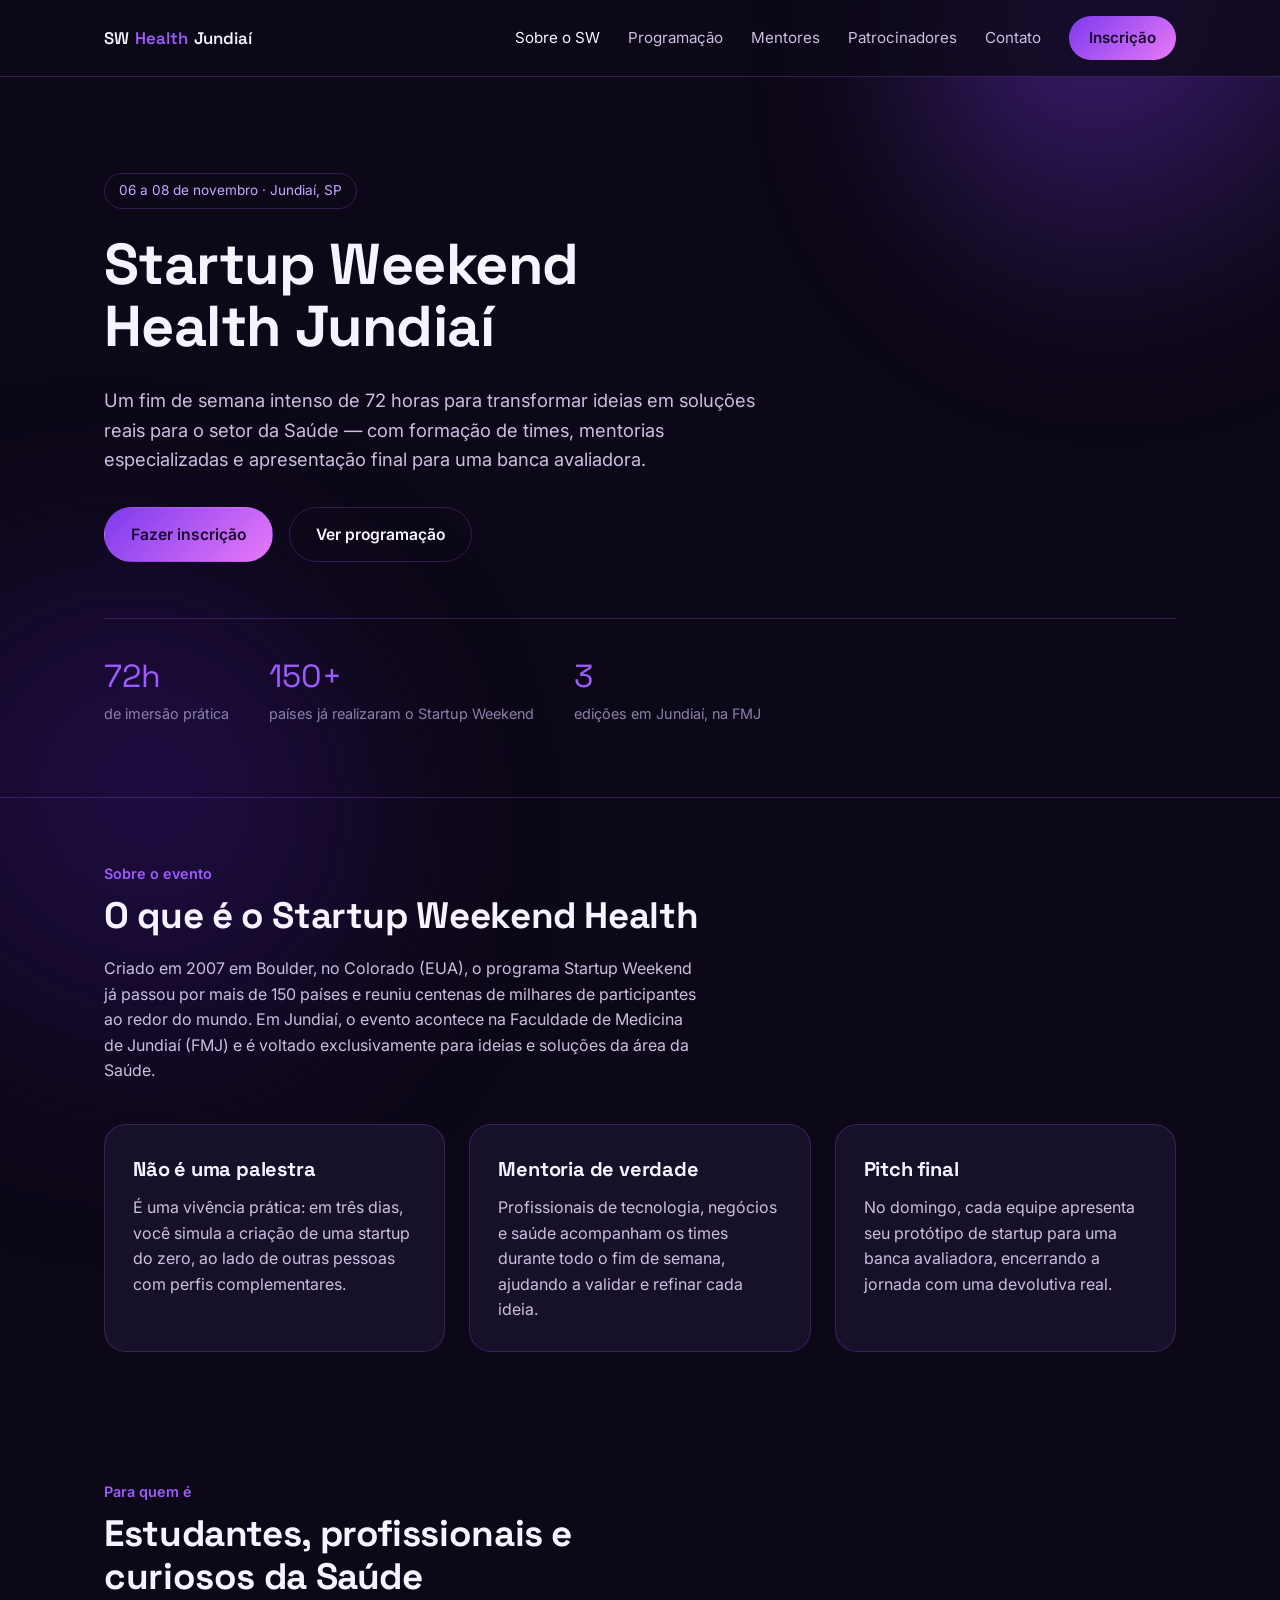
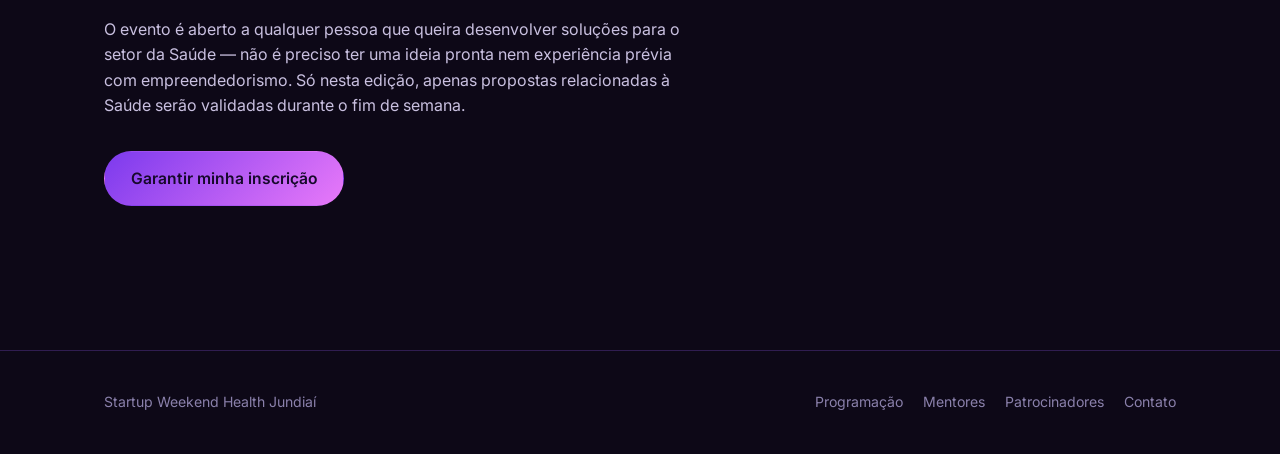
<file: index.html>
<!DOCTYPE html>
<html lang="pt-BR">
<head>
  <meta charset="UTF-8" />
  <meta name="viewport" content="width=device-width, initial-scale=1.0" />
  <title>Startup Weekend Health Jundiaí</title>
  <meta name="description" content="Startup Weekend Health Jundiaí — 54 horas para transformar ideias em soluções reais para a área da Saúde." />
  <link rel="preconnect" href="https://fonts.googleapis.com" />
  <link href="https://fonts.googleapis.com/css2?family=Space+Grotesk:wght@500;600;700&family=Inter:wght@400;500;600&display=swap" rel="stylesheet" />
  <link rel="stylesheet" href="style.css" />
</head>
<body>

  <header class="site-header">
    <nav class="nav">
      <a class="brand" href="index.html">SW <span>Health</span> Jundiaí</a>

      <button class="nav-toggle" aria-label="Abrir menu" aria-expanded="false">☰</button>

      <div class="nav-links">
        <a href="index.html" class="active">Sobre o SW</a>
        <a href="programacao.html">Programação</a>
        <a href="mentores.html">Mentores</a>
        <a href="patrocinadores.html">Patrocinadores</a>
        <a href="contato.html">Contato</a>
        <a class="nav-cta" href="https://www.sympla.com.br/evento/startup-weekend-jundiai-2026/3576381*" target="_blank" rel="noopener">Inscrição</a>
      </div>
    </nav>
  </header>

  <main>
    <section class="hero">
      <div class="container">
        <span class="eyebrow-line">06 a 08 de novembro · Jundiaí, SP</span>
        <h1>Startup Weekend<br />Health Jundiaí</h1>
        <p class="lead">
          Um fim de semana intenso de 72 horas para transformar ideias em soluções reais
          para o setor da Saúde — com formação de times, mentorias especializadas e
          apresentação final para uma banca avaliadora.
        </p>

        <div class="hero-actions">
          <a class="btn btn-primary" href="https://www.sympla.com.br/evento/startup-weekend-jundiai-2026/3576381*" target="_blank" rel="noopener">Fazer inscrição</a>
          <a class="btn btn-outline" href="programacao.html">Ver programação</a>
        </div>

        <div class="hero-stats">
          <div class="stat">
            <div class="num">72h</div>
            <div class="label">de imersão prática</div>
          </div>
          <div class="stat">
            <div class="num">150+</div>
            <div class="label">países já realizaram o Startup Weekend</div>
          </div>
          <div class="stat">
            <div class="num">3</div>
            <div class="label">edições em Jundiaí, na FMJ</div>
          </div>
        </div>
      </div>
    </section>

    <hr class="divider" />

    <section id="sobre">
      <div class="container">
        <div class="section-head">
          <span class="kicker">Sobre o evento</span>
          <h2>O que é o Startup Weekend Health</h2>
          <p>
            Criado em 2007 em Boulder, no Colorado (EUA), o programa Startup Weekend já
            passou por mais de 150 países e reuniu centenas de milhares de participantes
            ao redor do mundo. Em Jundiaí, o evento acontece na Faculdade de Medicina de
            Jundiaí (FMJ) e é voltado exclusivamente para ideias e soluções da área da Saúde.
          </p>
        </div>

        <div class="card-grid">
          <div class="card">
            <h3>Não é uma palestra</h3>
            <p>É uma vivência prática: em três dias, você simula a criação de uma startup do zero, ao lado de outras pessoas com perfis complementares.</p>
          </div>
          <div class="card">
            <h3>Mentoria de verdade</h3>
            <p>Profissionais de tecnologia, negócios e saúde acompanham os times durante todo o fim de semana, ajudando a validar e refinar cada ideia.</p>
          </div>
          <div class="card">
            <h3>Pitch final</h3>
            <p>No domingo, cada equipe apresenta seu protótipo de startup para uma banca avaliadora, encerrando a jornada com uma devolutiva real.</p>
          </div>
        </div>
      </div>
    </section>

    <section id="para-quem">
      <div class="container">
        <div class="section-head">
          <span class="kicker">Para quem é</span>
          <h2>Estudantes, profissionais e curiosos da Saúde</h2>
          <p>
            O evento é aberto a qualquer pessoa que queira desenvolver soluções para o setor
            da Saúde — não é preciso ter uma ideia pronta nem experiência prévia com
            empreendedorismo. Só nesta edição, apenas propostas relacionadas à Saúde serão
            validadas durante o fim de semana.
          </p>
          <div class="hero-actions">
            <a class="btn btn-primary" href="https://www.sympla.com.br/evento/startup-weekend-jundiai-2026/3576381*" target="_blank" rel="noopener">Garantir minha inscrição</a>
          </div>
        </div>
      </div>
    </section>
  </main>

  <footer class="site-footer">
    <div class="container footer-inner">
      <p>Startup Weekend Health Jundiaí</p>
      <div class="footer-links">
        <a href="programacao.html">Programação</a>
        <a href="mentores.html">Mentores</a>
        <a href="patrocinadores.html">Patrocinadores</a>
        <a href="contato.html">Contato</a>
      </div>
    </div>
  </footer>

  <script src="script.js"></script>
</body>
</html>
</file>
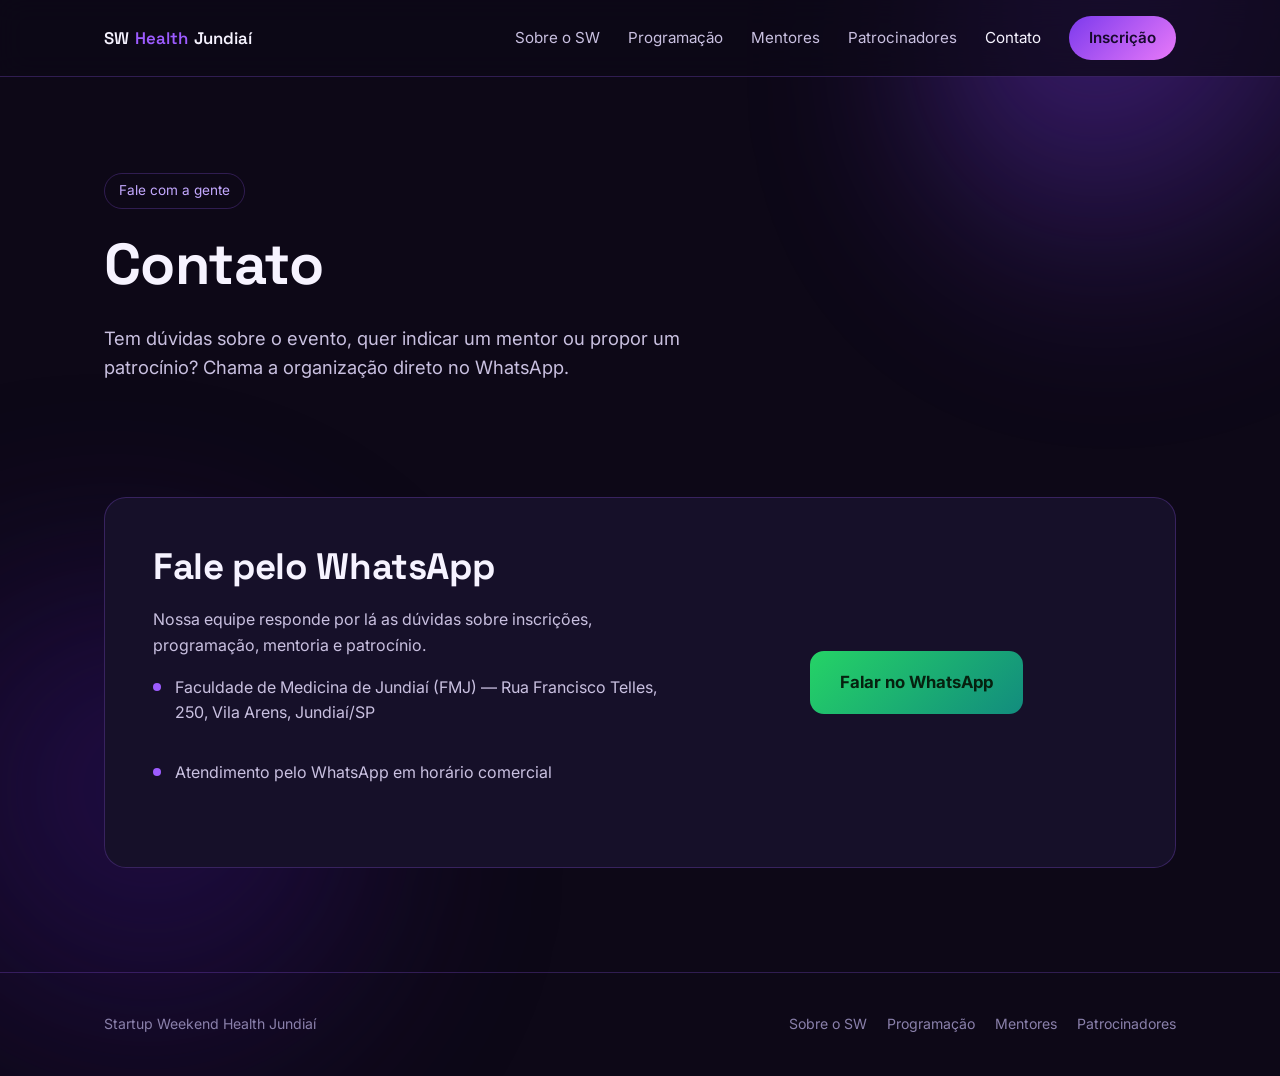
<file: contato.html>
<!DOCTYPE html>
<html lang="pt-BR">
<head>
  <meta charset="UTF-8" />
  <meta name="viewport" content="width=device-width, initial-scale=1.0" />
  <title>Contato — Startup Weekend Health Jundiaí</title>
  <meta name="description" content="Fale com a organização do Startup Weekend Health Jundiaí pelo WhatsApp." />
  <link rel="preconnect" href="https://fonts.googleapis.com" />
  <link href="https://fonts.googleapis.com/css2?family=Space+Grotesk:wght@500;600;700&family=Inter:wght@400;500;600&display=swap" rel="stylesheet" />
  <link rel="stylesheet" href="style.css" />
</head>
<body>

  <header class="site-header">
    <nav class="nav">
      <a class="brand" href="index.html">SW <span>Health</span> Jundiaí</a>

      <button class="nav-toggle" aria-label="Abrir menu" aria-expanded="false">☰</button>

      <div class="nav-links">
        <a href="index.html">Sobre o SW</a>
        <a href="programacao.html">Programação</a>
        <a href="mentores.html">Mentores</a>
        <a href="patrocinadores.html">Patrocinadores</a>
        <a href="contato.html" class="active">Contato</a>
        <a class="nav-cta" href="https://www.sympla.com.br/evento/startup-weekend-jundiai-2026/3576381*" target="_blank" rel="noopener">Inscrição</a>
      </div>
    </nav>
  </header>

  <main>
    <section class="hero" style="padding-bottom: 32px;">
      <div class="container">
        <span class="eyebrow-line">Fale com a gente</span>
        <h1>Contato</h1>
        <p class="lead">
          Tem dúvidas sobre o evento, quer indicar um mentor ou propor um patrocínio?
          Chama a organização direto no WhatsApp.
        </p>
      </div>
    </section>

    <section>
      <div class="container">
        <div class="contact-panel">
          <div>
            <h2>Fale pelo WhatsApp</h2>
            <p>
              Nossa equipe responde por lá as dúvidas sobre inscrições, programação,
              mentoria e patrocínio.
            </p>

            <div class="contact-detail">
              <span class="dot"></span>
              <p>Faculdade de Medicina de Jundiaí (FMJ) — Rua Francisco Telles, 250, Vila Arens, Jundiaí/SP</p>
            </div>
            <div class="contact-detail">
              <span class="dot"></span>
              <p>Atendimento pelo WhatsApp em horário comercial</p>
            </div>
          </div>

          <div style="text-align: center;">
            <a class="whatsapp-btn" href="https://wa.me/5511968279077" target="_blank" rel="noopener">
              Falar no WhatsApp
            </a>
          </div>
        </div>
      </div>
    </section>
  </main>

  <footer class="site-footer">
    <div class="container footer-inner">
      <p>Startup Weekend Health Jundiaí</p>
      <div class="footer-links">
        <a href="index.html">Sobre o SW</a>
        <a href="programacao.html">Programação</a>
        <a href="mentores.html">Mentores</a>
        <a href="patrocinadores.html">Patrocinadores</a>
      </div>
    </div>
  </footer>

  <script src="script.js"></script>
</body>
</html>
</file>
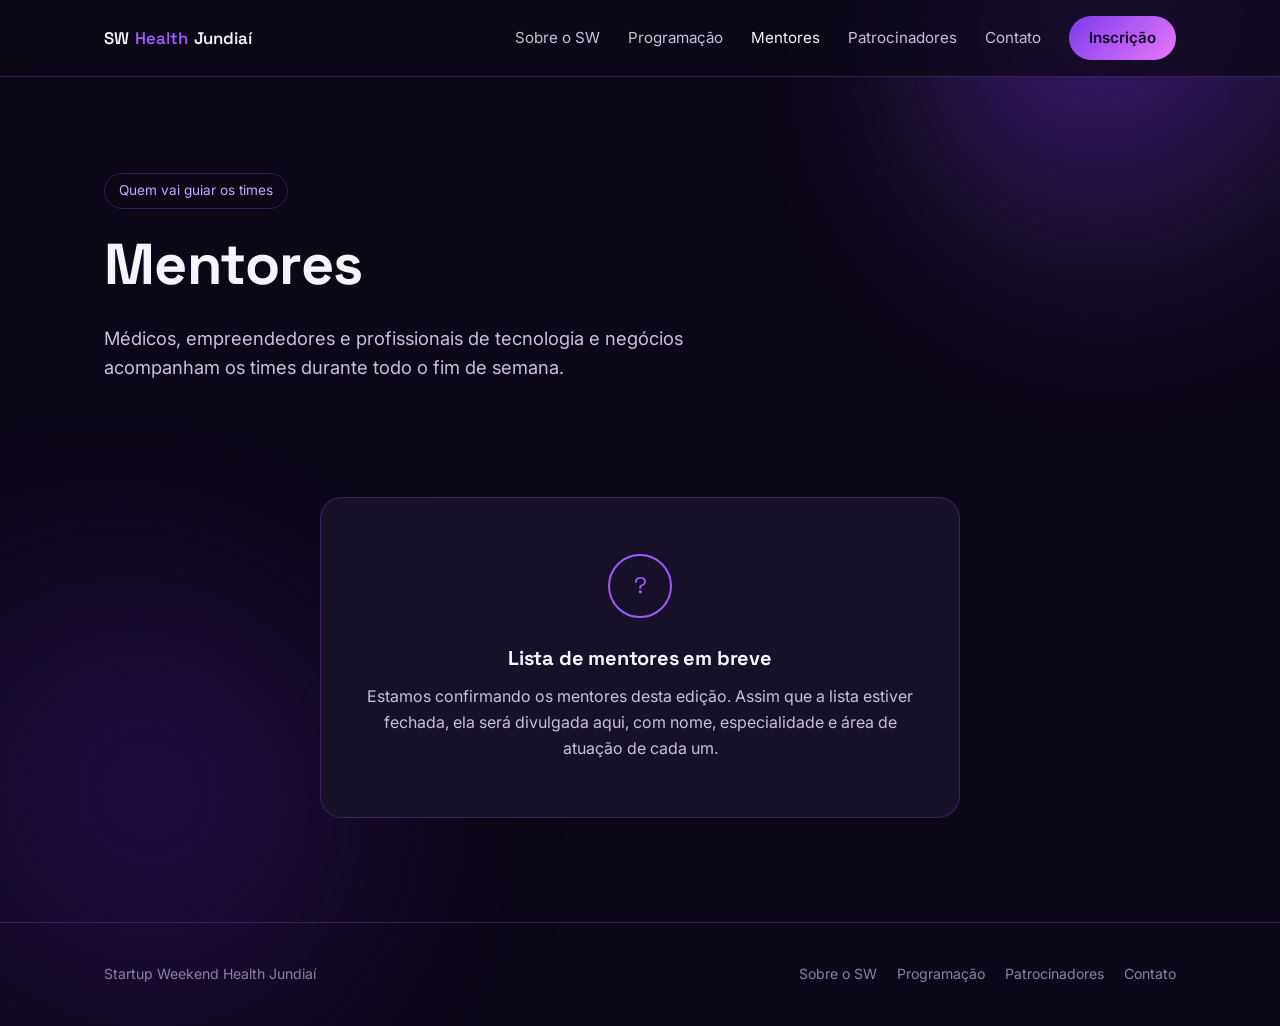
<file: mentores.html>
<!DOCTYPE html>
<html lang="pt-BR">
<head>
  <meta charset="UTF-8" />
  <meta name="viewport" content="width=device-width, initial-scale=1.0" />
  <title>Mentores — Startup Weekend Health Jundiaí</title>
  <meta name="description" content="Conheça os mentores do Startup Weekend Health Jundiaí." />
  <link rel="preconnect" href="https://fonts.googleapis.com" />
  <link href="https://fonts.googleapis.com/css2?family=Space+Grotesk:wght@500;600;700&family=Inter:wght@400;500;600&display=swap" rel="stylesheet" />
  <link rel="stylesheet" href="style.css" />
</head>
<body>

  <header class="site-header">
    <nav class="nav">
      <a class="brand" href="index.html">SW <span>Health</span> Jundiaí</a>

      <button class="nav-toggle" aria-label="Abrir menu" aria-expanded="false">☰</button>

      <div class="nav-links">
        <a href="index.html">Sobre o SW</a>
        <a href="programacao.html">Programação</a>
        <a href="mentores.html" class="active">Mentores</a>
        <a href="patrocinadores.html">Patrocinadores</a>
        <a href="contato.html">Contato</a>
        <a class="nav-cta" href="https://www.sympla.com.br/evento/startup-weekend-jundiai-2026/3576381*" target="_blank" rel="noopener">Inscrição</a>
      </div>
    </nav>
  </header>

  <main>
    <section class="hero" style="padding-bottom: 32px;">
      <div class="container">
        <span class="eyebrow-line">Quem vai guiar os times</span>
        <h1>Mentores</h1>
        <p class="lead">
          Médicos, empreendedores e profissionais de tecnologia e negócios acompanham os
          times durante todo o fim de semana.
        </p>
      </div>
    </section>

    <section>
      <div class="container">
        <div class="placeholder-panel">
          <div class="icon-ring">?</div>
          <h3>Lista de mentores em breve</h3>
          <p>
            Estamos confirmando os mentores desta edição. Assim que a lista estiver
            fechada, ela será divulgada aqui, com nome, especialidade e área de atuação
            de cada um.
          </p>
        </div>
      </div>
    </section>
  </main>

  <footer class="site-footer">
    <div class="container footer-inner">
      <p>Startup Weekend Health Jundiaí</p>
      <div class="footer-links">
        <a href="index.html">Sobre o SW</a>
        <a href="programacao.html">Programação</a>
        <a href="patrocinadores.html">Patrocinadores</a>
        <a href="contato.html">Contato</a>
      </div>
    </div>
  </footer>

  <script src="script.js"></script>
</body>
</html>
</file>
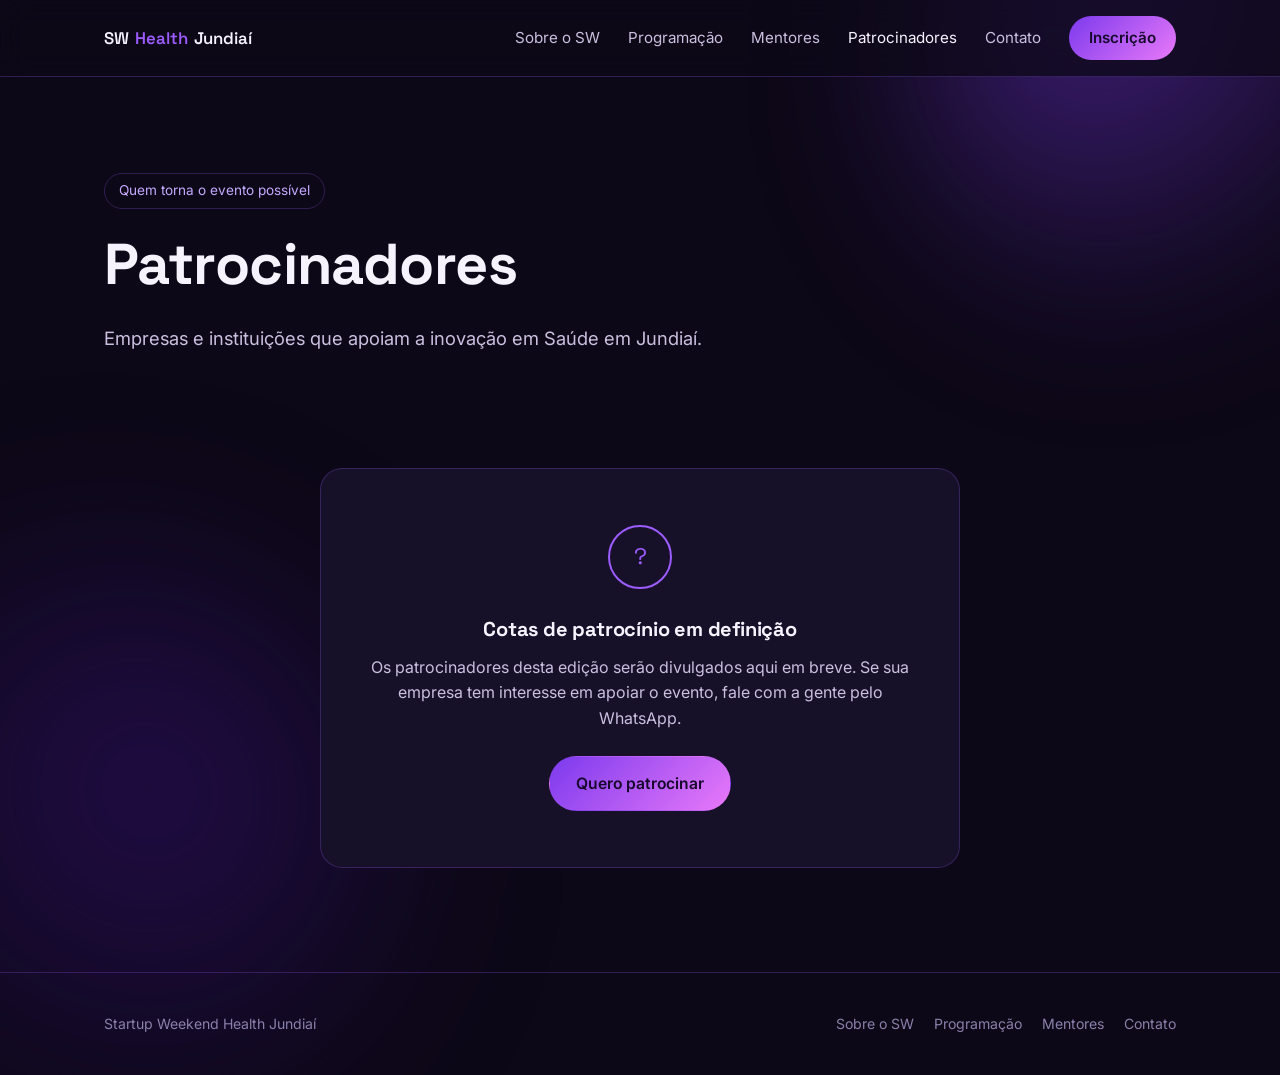
<file: patrocinadores.html>
<!DOCTYPE html>
<html lang="pt-BR">
<head>
  <meta charset="UTF-8" />
  <meta name="viewport" content="width=device-width, initial-scale=1.0" />
  <title>Patrocinadores — Startup Weekend Health Jundiaí</title>
  <meta name="description" content="Patrocinadores do Startup Weekend Health Jundiaí." />
  <link rel="preconnect" href="https://fonts.googleapis.com" />
  <link href="https://fonts.googleapis.com/css2?family=Space+Grotesk:wght@500;600;700&family=Inter:wght@400;500;600&display=swap" rel="stylesheet" />
  <link rel="stylesheet" href="style.css" />
</head>
<body>

  <header class="site-header">
    <nav class="nav">
      <a class="brand" href="index.html">SW <span>Health</span> Jundiaí</a>

      <button class="nav-toggle" aria-label="Abrir menu" aria-expanded="false">☰</button>

      <div class="nav-links">
        <a href="index.html">Sobre o SW</a>
        <a href="programacao.html">Programação</a>
        <a href="mentores.html">Mentores</a>
        <a href="patrocinadores.html" class="active">Patrocinadores</a>
        <a href="contato.html">Contato</a>
        <a class="nav-cta" href="https://www.sympla.com.br/evento/startup-weekend-jundiai-2026/3576381*" target="_blank" rel="noopener">Inscrição</a>
      </div>
    </nav>
  </header>

  <main>
    <section class="hero" style="padding-bottom: 32px;">
      <div class="container">
        <span class="eyebrow-line">Quem torna o evento possível</span>
        <h1>Patrocinadores</h1>
        <p class="lead">
          Empresas e instituições que apoiam a inovação em Saúde em Jundiaí.
        </p>
      </div>
    </section>

    <section>
      <div class="container">
        <div class="placeholder-panel">
          <div class="icon-ring">?</div>
          <h3>Cotas de patrocínio em definição</h3>
          <p>
            Os patrocinadores desta edição serão divulgados aqui em breve. Se sua empresa
            tem interesse em apoiar o evento, fale com a gente pelo WhatsApp.
          </p>
          <div class="hero-actions" style="justify-content: center; margin-top: 24px;">
            <a class="btn btn-primary" href="contato.html">Quero patrocinar</a>
          </div>
        </div>
      </div>
    </section>
  </main>

  <footer class="site-footer">
    <div class="container footer-inner">
      <p>Startup Weekend Health Jundiaí</p>
      <div class="footer-links">
        <a href="index.html">Sobre o SW</a>
        <a href="programacao.html">Programação</a>
        <a href="mentores.html">Mentores</a>
        <a href="contato.html">Contato</a>
      </div>
    </div>
  </footer>

  <script src="script.js"></script>
</body>
</html>
</file>
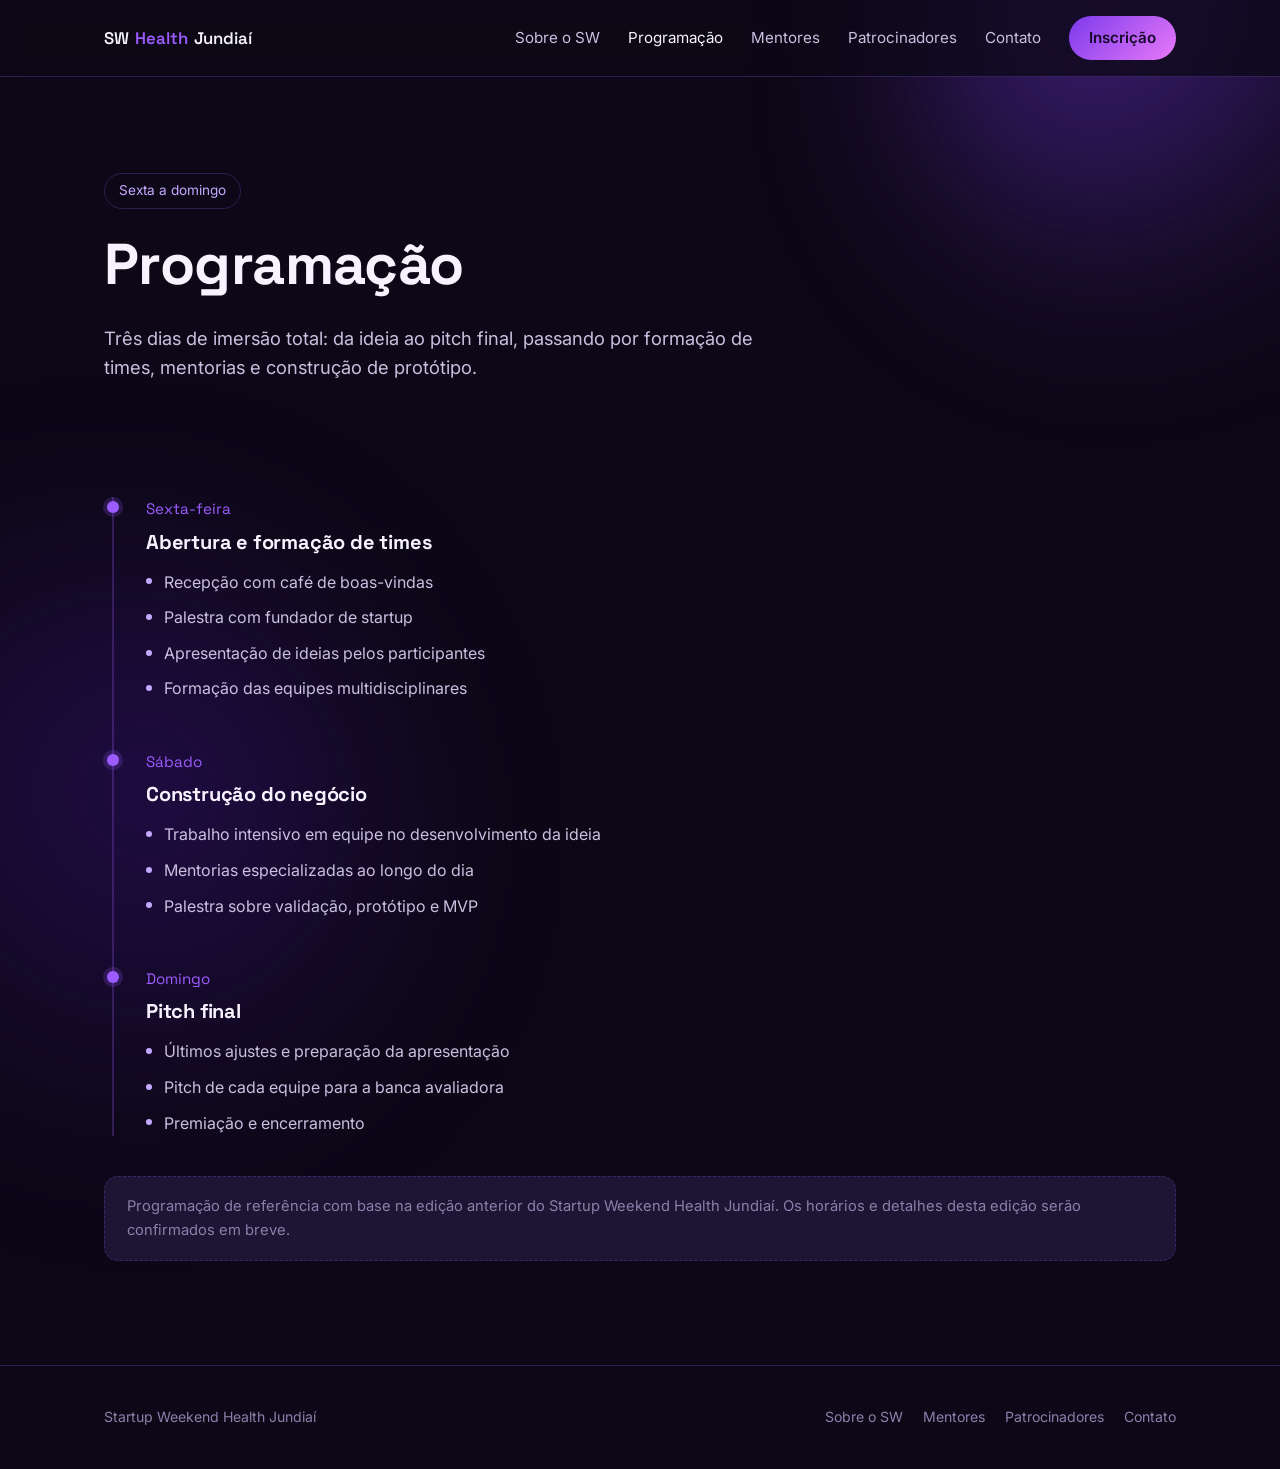
<file: programacao.html>
<!DOCTYPE html>
<html lang="pt-BR">
<head>
  <meta charset="UTF-8" />
  <meta name="viewport" content="width=device-width, initial-scale=1.0" />
  <title>Programação — Startup Weekend Health Jundiaí</title>
  <meta name="description" content="Confira a programação do Startup Weekend Health Jundiaí." />
  <link rel="preconnect" href="https://fonts.googleapis.com" />
  <link href="https://fonts.googleapis.com/css2?family=Space+Grotesk:wght@500;600;700&family=Inter:wght@400;500;600&display=swap" rel="stylesheet" />
  <link rel="stylesheet" href="style.css" />
</head>
<body>

  <header class="site-header">
    <nav class="nav">
      <a class="brand" href="index.html">SW <span>Health</span> Jundiaí</a>

      <button class="nav-toggle" aria-label="Abrir menu" aria-expanded="false">☰</button>

      <div class="nav-links">
        <a href="index.html">Sobre o SW</a>
        <a href="programacao.html" class="active">Programação</a>
        <a href="mentores.html">Mentores</a>
        <a href="patrocinadores.html">Patrocinadores</a>
        <a href="contato.html">Contato</a>
        <a class="nav-cta" href="https://www.sympla.com.br/evento/startup-weekend-jundiai-2026/3576381*" target="_blank" rel="noopener">Inscrição</a>
      </div>
    </nav>
  </header>

  <main>
    <section class="hero" style="padding-bottom: 32px;">
      <div class="container">
        <span class="eyebrow-line">Sexta a domingo</span>
        <h1>Programação</h1>
        <p class="lead">
          Três dias de imersão total: da ideia ao pitch final, passando por formação de
          times, mentorias e construção de protótipo.
        </p>
      </div>
    </section>

    <section>
      <div class="container">
        <div class="timeline">
          <div class="timeline-day">
            <div class="day-name">Sexta-feira</div>
            <h3>Abertura e formação de times</h3>
            <ul class="timeline-list">
              <li>Recepção com café de boas-vindas</li>
              <li>Palestra com fundador de startup</li>
              <li>Apresentação de ideias pelos participantes</li>
              <li>Formação das equipes multidisciplinares</li>
            </ul>
          </div>

          <div class="timeline-day">
            <div class="day-name">Sábado</div>
            <h3>Construção do negócio</h3>
            <ul class="timeline-list">
              <li>Trabalho intensivo em equipe no desenvolvimento da ideia</li>
              <li>Mentorias especializadas ao longo do dia</li>
              <li>Palestra sobre validação, protótipo e MVP</li>
            </ul>
          </div>

          <div class="timeline-day">
            <div class="day-name">Domingo</div>
            <h3>Pitch final</h3>
            <ul class="timeline-list">
              <li>Últimos ajustes e preparação da apresentação</li>
              <li>Pitch de cada equipe para a banca avaliadora</li>
              <li>Premiação e encerramento</li>
            </ul>
          </div>
        </div>

        <div class="note-box">
          Programação de referência com base na edição anterior do Startup Weekend Health
          Jundiaí. Os horários e detalhes desta edição serão confirmados em breve.
        </div>
      </div>
    </section>
  </main>

  <footer class="site-footer">
    <div class="container footer-inner">
      <p>Startup Weekend Health Jundiaí</p>
      <div class="footer-links">
        <a href="index.html">Sobre o SW</a>
        <a href="mentores.html">Mentores</a>
        <a href="patrocinadores.html">Patrocinadores</a>
        <a href="contato.html">Contato</a>
      </div>
    </div>
  </footer>

  <script src="script.js"></script>
</body>
</html>
</file>
<file: style.css>
/* ===================================================================
   Startup Weekend Health Jundiaí — folha de estilos compartilhada
   =================================================================== */

:root {
  --bg-deep: #0d0817;
  --bg-panel: #161029;
  --bg-panel-soft: #1c1533;
  --purple-900: #2e1065;
  --purple-700: #4c1d95;
  --purple-500: #7c3aed;
  --purple-400: #9d5cff;
  --lilac-300: #c4a9ff;
  --pink-accent: #e879f9;
  --text-hi: #f6f3ff;
  --text-mid: #c9c0e0;
  --text-low: #8a80ab;
  --border-soft: rgba(157, 92, 255, 0.25);

  --font-display: "Space Grotesk", "Segoe UI", sans-serif;
  --font-body: "Inter", "Segoe UI", sans-serif;

  --radius-lg: 22px;
  --radius-md: 14px;
  --radius-sm: 8px;

  --max-width: 1120px;
}

* {
  box-sizing: border-box;
}

html {
  scroll-behavior: smooth;
}

body {
  margin: 0;
  background: var(--bg-deep);
  color: var(--text-hi);
  font-family: var(--font-body);
  line-height: 1.6;
  -webkit-font-smoothing: antialiased;
  overflow-x: hidden;
}

/* Fundo com "orbs" de gradiente, sem nenhuma imagem — apenas CSS */
body::before,
body::after {
  content: "";
  position: fixed;
  border-radius: 50%;
  filter: blur(90px);
  z-index: -1;
  pointer-events: none;
}

body::before {
  width: 520px;
  height: 520px;
  top: -180px;
  right: -160px;
  background: radial-gradient(circle at 30% 30%, var(--purple-500), transparent 70%);
  opacity: 0.55;
}

body::after {
  width: 620px;
  height: 620px;
  bottom: -260px;
  left: -220px;
  background: radial-gradient(circle at 60% 40%, var(--purple-900), transparent 70%);
  opacity: 0.7;
}

a {
  color: inherit;
  text-decoration: none;
}

img,
svg {
  max-width: 100%;
  display: block;
}

h1, h2, h3, h4 {
  font-family: var(--font-display);
  color: var(--text-hi);
  margin: 0 0 0.5em;
  letter-spacing: -0.01em;
}

h1 { font-size: clamp(2.4rem, 5vw, 3.6rem); line-height: 1.08; }
h2 { font-size: clamp(1.7rem, 3vw, 2.3rem); line-height: 1.16; }
h3 { font-size: 1.25rem; }

p {
  color: var(--text-mid);
  margin: 0 0 1em;
  max-width: 62ch;
}

.container {
  max-width: var(--max-width);
  margin: 0 auto;
  padding: 0 24px;
}

/* ---------------------------------------------------------------
   Cabeçalho / navegação
   --------------------------------------------------------------- */

.site-header {
  position: sticky;
  top: 0;
  z-index: 50;
  backdrop-filter: blur(14px);
  background: rgba(13, 8, 23, 0.75);
  border-bottom: 1px solid var(--border-soft);
}

.nav {
  display: flex;
  align-items: center;
  justify-content: space-between;
  padding: 16px 24px;
  max-width: var(--max-width);
  margin: 0 auto;
}

.brand {
  font-family: var(--font-display);
  font-weight: 600;
  font-size: 1.05rem;
  color: var(--text-hi);
  display: flex;
  align-items: baseline;
  gap: 6px;
}

.brand span {
  color: var(--purple-400);
}

.nav-links {
  display: flex;
  align-items: center;
  gap: 28px;
}

.nav-links a {
  color: var(--text-mid);
  font-size: 0.95rem;
  transition: color 0.2s ease;
}

.nav-links a:hover,
.nav-links a:focus-visible,
.nav-links a.active {
  color: var(--text-hi);
}

.nav-cta {
  padding: 10px 20px !important;
  border-radius: 999px;
  background: linear-gradient(135deg, var(--purple-500), var(--pink-accent));
  color: #17092c !important;
  font-weight: 600;
  white-space: nowrap;
}

.nav-cta:hover {
  filter: brightness(1.08);
}

.nav-toggle {
  display: none;
  background: none;
  border: 1px solid var(--border-soft);
  border-radius: var(--radius-sm);
  color: var(--text-hi);
  padding: 8px 10px;
  font-size: 1.1rem;
  cursor: pointer;
}

/* ---------------------------------------------------------------
   Hero
   --------------------------------------------------------------- */

.hero {
  padding: 96px 0 72px;
  text-align: left;
}

.eyebrow-line {
  display: inline-block;
  padding: 6px 14px;
  border-radius: 999px;
  border: 1px solid var(--border-soft);
  color: var(--lilac-300);
  font-size: 0.85rem;
  margin-bottom: 24px;
}

.hero p.lead {
  font-size: 1.15rem;
  max-width: 56ch;
}

.hero-actions {
  display: flex;
  flex-wrap: wrap;
  gap: 16px;
  margin-top: 32px;
}

.btn {
  display: inline-flex;
  align-items: center;
  gap: 8px;
  padding: 14px 26px;
  border-radius: 999px;
  font-weight: 600;
  font-size: 0.98rem;
  border: 1px solid transparent;
  cursor: pointer;
  transition: transform 0.15s ease, filter 0.15s ease;
}

.btn:hover {
  transform: translateY(-2px);
}

.btn-primary {
  background: linear-gradient(135deg, var(--purple-500), var(--pink-accent));
  color: #17092c;
}

.btn-outline {
  background: transparent;
  border-color: var(--border-soft);
  color: var(--text-hi);
}

.hero-stats {
  display: flex;
  flex-wrap: wrap;
  gap: 40px;
  margin-top: 56px;
  padding-top: 32px;
  border-top: 1px solid var(--border-soft);
}

.stat .num {
  font-family: var(--font-display);
  font-size: 2rem;
  color: var(--purple-400);
}

.stat .label {
  color: var(--text-low);
  font-size: 0.9rem;
}

/* ---------------------------------------------------------------
   Seções gerais
   --------------------------------------------------------------- */

section {
  padding: 64px 0;
}

.section-head {
  max-width: 60ch;
  margin-bottom: 40px;
}

.section-head .kicker {
  color: var(--purple-400);
  font-weight: 600;
  font-size: 0.9rem;
  display: block;
  margin-bottom: 10px;
}

.divider {
  height: 1px;
  background: var(--border-soft);
  border: none;
  margin: 0;
}

/* Cards */

.card-grid {
  display: grid;
  grid-template-columns: repeat(3, 1fr);
  gap: 24px;
}

.card {
  background: var(--bg-panel);
  border: 1px solid var(--border-soft);
  border-radius: var(--radius-lg);
  padding: 28px;
}

.card h3 {
  margin-bottom: 10px;
}

.card p {
  color: var(--text-mid);
  margin-bottom: 0;
}

/* ---------------------------------------------------------------
   Timeline da programação
   --------------------------------------------------------------- */

.timeline {
  display: flex;
  flex-direction: column;
  gap: 0;
  border-left: 2px solid var(--border-soft);
  margin-left: 8px;
}

.timeline-day {
  position: relative;
  padding: 0 0 48px 32px;
}

.timeline-day:last-child {
  padding-bottom: 0;
}

.timeline-day::before {
  content: "";
  position: absolute;
  left: -7px;
  top: 4px;
  width: 12px;
  height: 12px;
  border-radius: 50%;
  background: var(--purple-400);
  box-shadow: 0 0 0 4px rgba(157, 92, 255, 0.2);
}

.timeline-day .day-name {
  font-family: var(--font-display);
  color: var(--purple-400);
  font-size: 0.95rem;
  margin-bottom: 4px;
}

.timeline-day h3 {
  margin-bottom: 12px;
}

.timeline-list {
  list-style: none;
  margin: 0;
  padding: 0;
  display: grid;
  gap: 10px;
}

.timeline-list li {
  color: var(--text-mid);
  padding-left: 18px;
  position: relative;
}

.timeline-list li::before {
  content: "";
  position: absolute;
  left: 0;
  top: 0.55em;
  width: 6px;
  height: 6px;
  border-radius: 50%;
  background: var(--lilac-300);
}

.note-box {
  margin-top: 40px;
  padding: 18px 22px;
  border-radius: var(--radius-md);
  border: 1px dashed var(--border-soft);
  background: var(--bg-panel-soft);
  color: var(--text-low);
  font-size: 0.92rem;
}

/* ---------------------------------------------------------------
   Placeholder ("em breve")
   --------------------------------------------------------------- */

.placeholder-panel {
  border: 1px solid var(--border-soft);
  background: var(--bg-panel);
  border-radius: var(--radius-lg);
  padding: 56px 40px;
  text-align: center;
  max-width: 640px;
  margin: 0 auto;
}

.placeholder-panel .icon-ring {
  width: 64px;
  height: 64px;
  border-radius: 50%;
  border: 2px solid var(--purple-400);
  display: flex;
  align-items: center;
  justify-content: center;
  margin: 0 auto 24px;
  font-family: var(--font-display);
  font-size: 1.4rem;
  color: var(--purple-400);
}

.placeholder-panel p {
  margin: 0 auto;
}

/* ---------------------------------------------------------------
   Contato
   --------------------------------------------------------------- */

.contact-panel {
  display: grid;
  grid-template-columns: 1.1fr 0.9fr;
  gap: 40px;
  align-items: center;
  background: var(--bg-panel);
  border: 1px solid var(--border-soft);
  border-radius: var(--radius-lg);
  padding: 48px;
}

.whatsapp-btn {
  display: inline-flex;
  align-items: center;
  gap: 12px;
  padding: 18px 30px;
  border-radius: var(--radius-md);
  background: linear-gradient(135deg, #25d366, #128c7e);
  color: #06210f;
  font-weight: 700;
  font-size: 1.05rem;
}

.whatsapp-btn:hover {
  filter: brightness(1.06);
}

.contact-detail {
  display: flex;
  gap: 14px;
  align-items: flex-start;
  margin-bottom: 18px;
}

.contact-detail .dot {
  width: 8px;
  height: 8px;
  border-radius: 50%;
  background: var(--purple-400);
  margin-top: 8px;
  flex-shrink: 0;
}

/* ---------------------------------------------------------------
   Rodapé
   --------------------------------------------------------------- */

.site-footer {
  border-top: 1px solid var(--border-soft);
  padding: 40px 0;
  margin-top: 40px;
}

.footer-inner {
  display: flex;
  justify-content: space-between;
  align-items: center;
  flex-wrap: wrap;
  gap: 16px;
}

.footer-inner p {
  margin: 0;
  color: var(--text-low);
  font-size: 0.88rem;
}

.footer-links {
  display: flex;
  gap: 20px;
}

.footer-links a {
  color: var(--text-low);
  font-size: 0.88rem;
}

.footer-links a:hover {
  color: var(--text-hi);
}

/* ---------------------------------------------------------------
   Responsivo
   --------------------------------------------------------------- */

@media (max-width: 860px) {
  .card-grid {
    grid-template-columns: 1fr;
  }

  .contact-panel {
    grid-template-columns: 1fr;
    padding: 32px;
  }
}

@media (max-width: 720px) {
  .nav-toggle {
    display: inline-flex;
  }

  .nav-links {
    position: absolute;
    top: 100%;
    left: 0;
    right: 0;
    background: var(--bg-panel);
    border-bottom: 1px solid var(--border-soft);
    flex-direction: column;
    align-items: flex-start;
    gap: 4px;
    padding: 16px 24px 24px;
    display: none;
  }

  .nav-links.open {
    display: flex;
  }

  .nav-links a {
    width: 100%;
    padding: 10px 0;
  }

  .nav-cta {
    margin-top: 8px;
  }

  .hero {
    padding: 56px 0 48px;
    text-align: left;
  }

  .hero-stats {
    gap: 24px;
  }
}

@media (prefers-reduced-motion: reduce) {
  html {
    scroll-behavior: auto;
  }

  .btn:hover {
    transform: none;
  }
}

/* Foco visível para acessibilidade */
a:focus-visible,
button:focus-visible {
  outline: 2px solid var(--purple-400);
  outline-offset: 3px;
}
</file>
